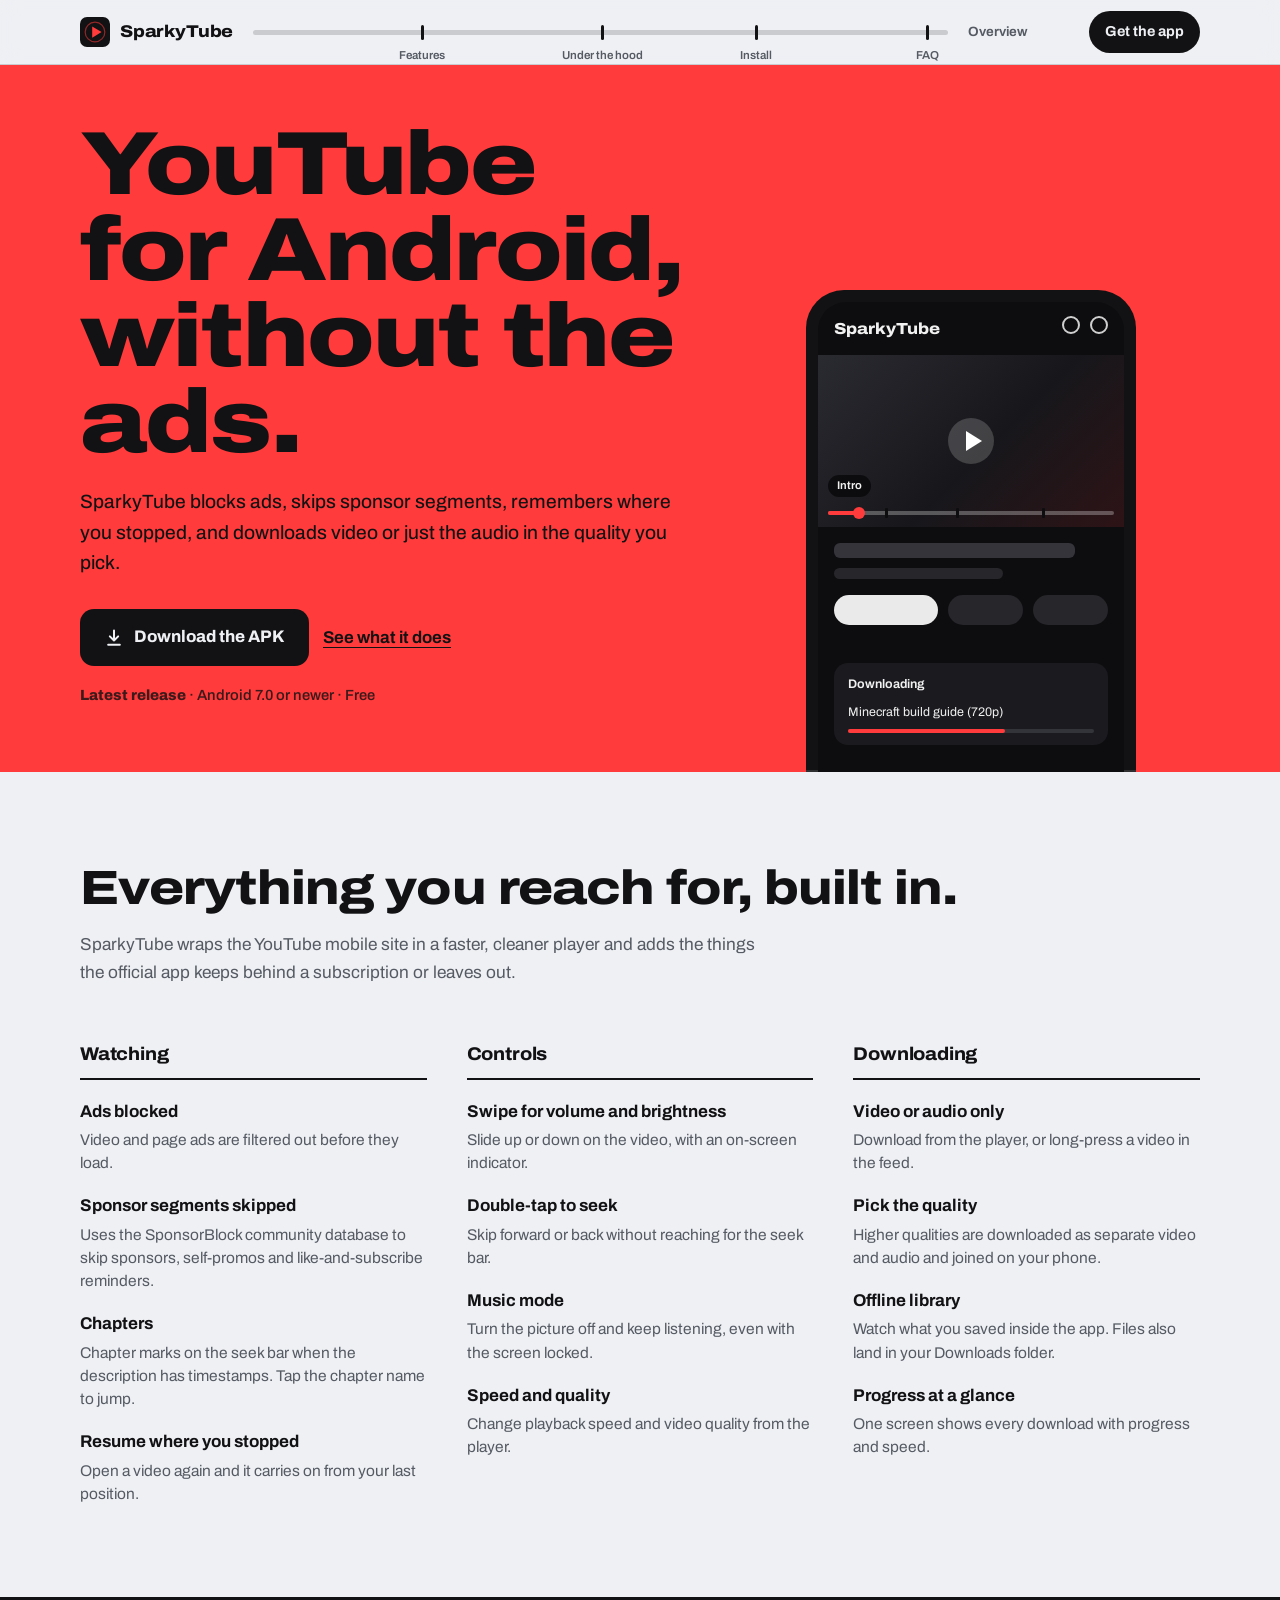
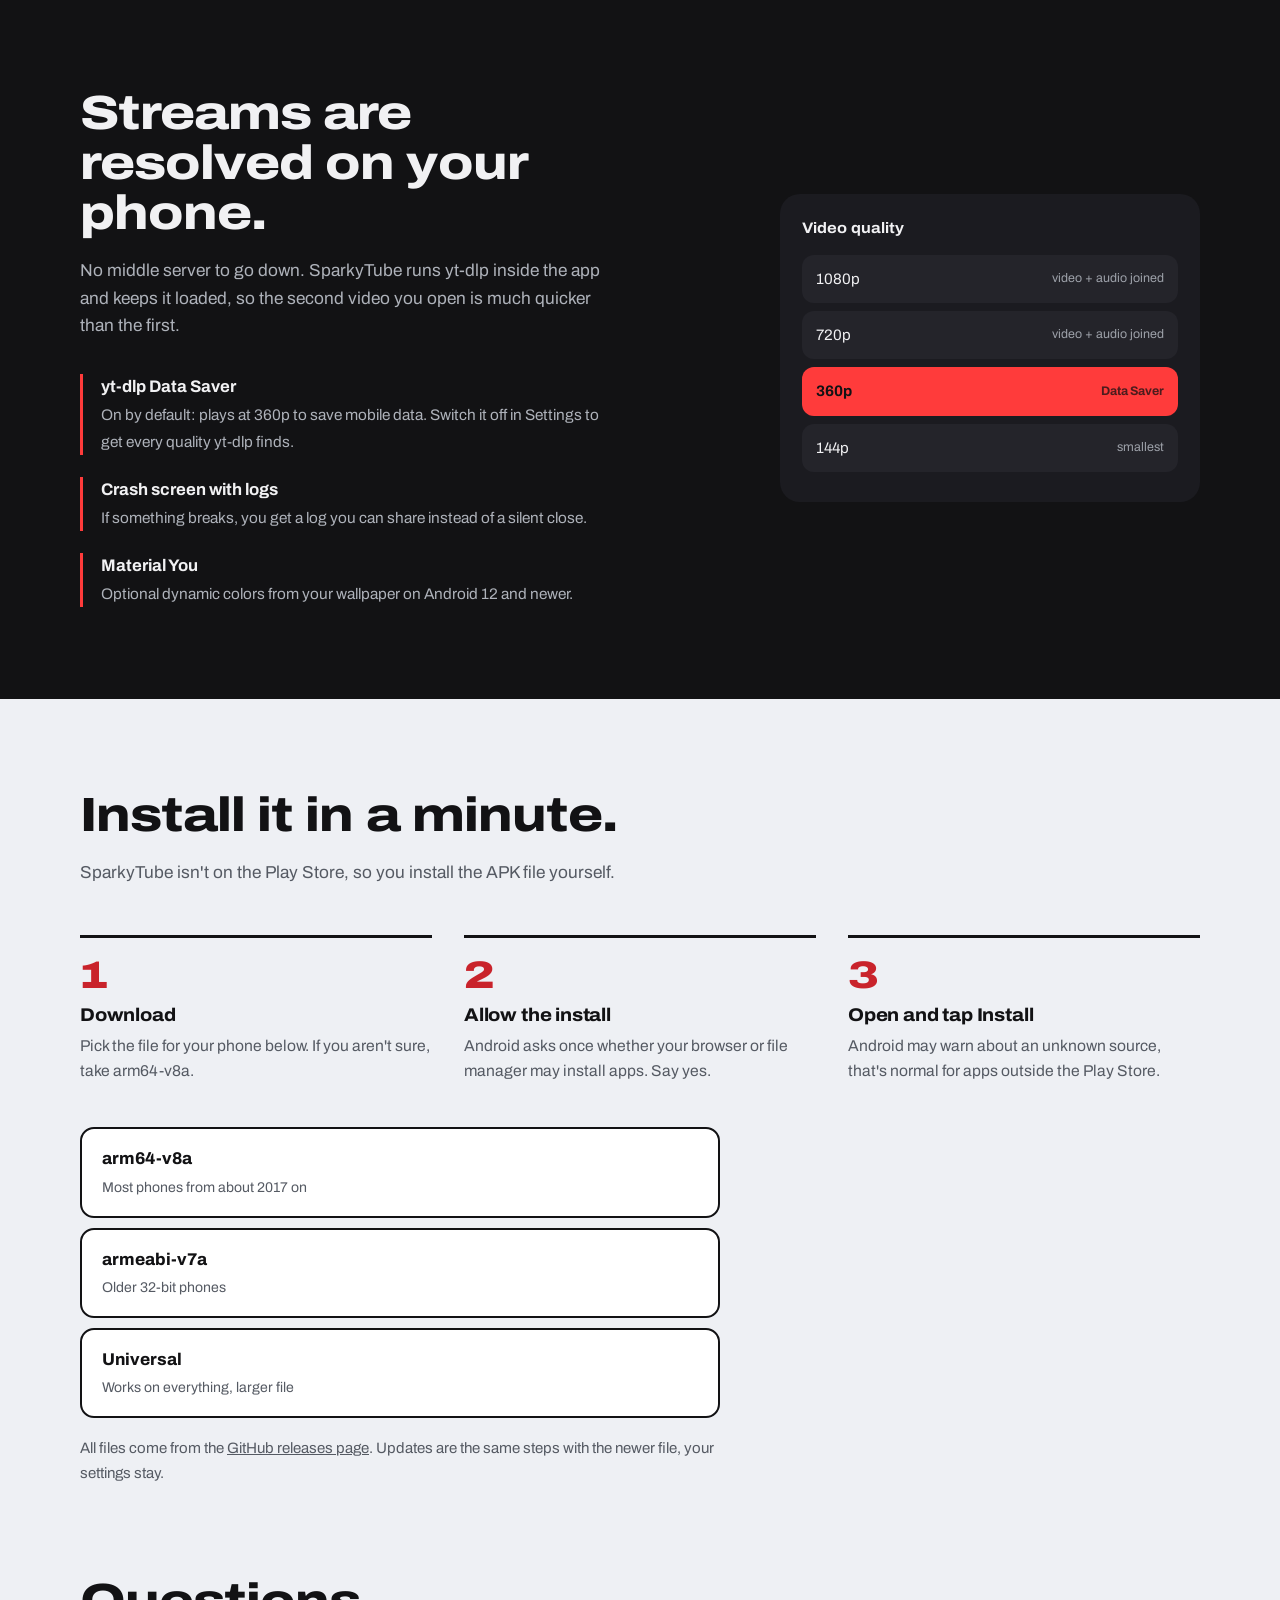
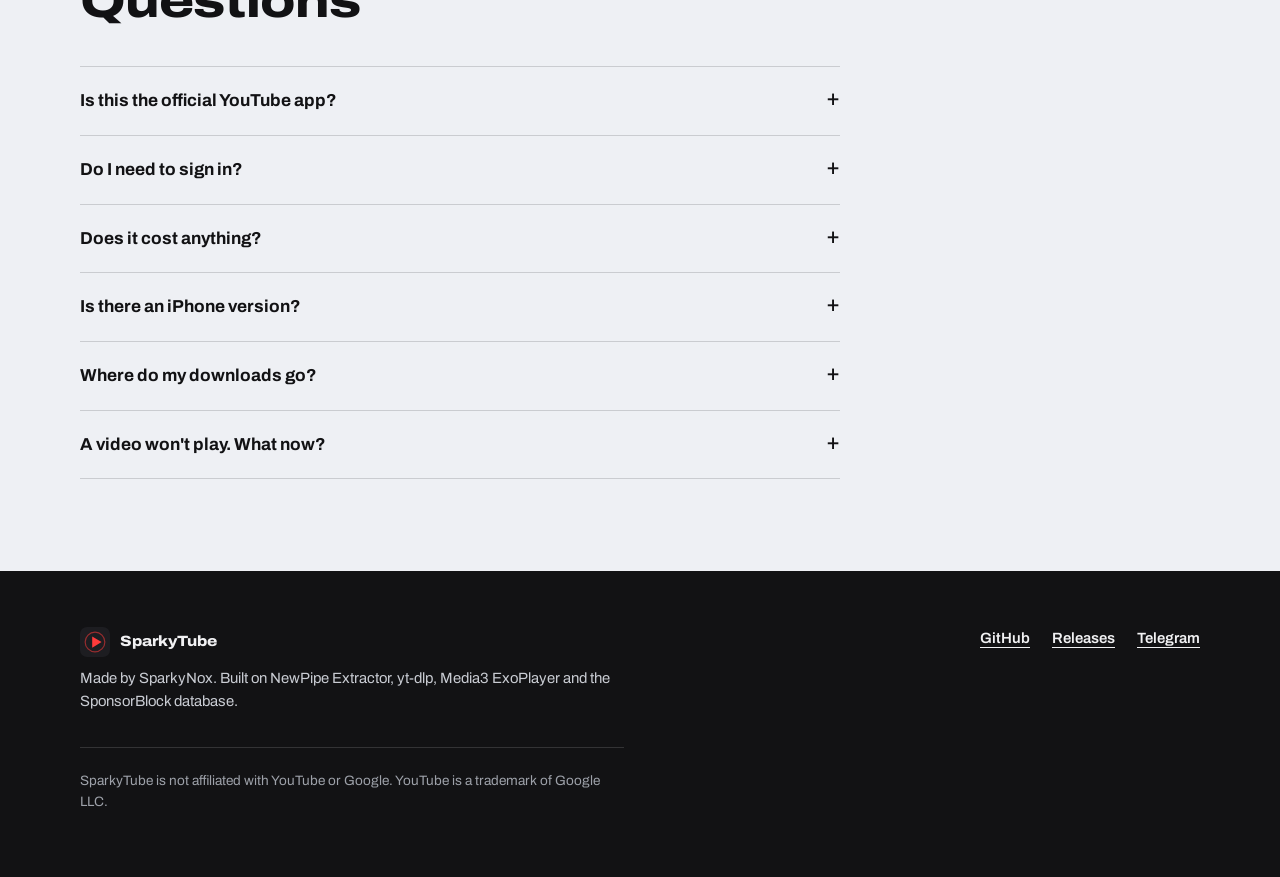
<file: index.html>
<!DOCTYPE html>
<html lang="en">
<head>
<meta charset="utf-8">
<meta name="viewport" content="width=device-width, initial-scale=1">
<title>SparkyTube — YouTube for Android, without the ads</title>
<meta name="description" content="SparkyTube is an Android YouTube client that blocks ads, skips sponsor segments, remembers where you stopped and downloads video or audio in the quality you choose.">
<meta name="theme-color" content="#ff3b3b">
<meta property="og:title" content="SparkyTube — YouTube for Android, without the ads">
<meta property="og:description" content="Blocks ads, skips sponsor segments, resumes where you stopped, downloads video or audio.">
<meta property="og:type" content="website">
<link rel="icon" href="data:image/svg+xml,%3Csvg xmlns='http://www.w3.org/2000/svg' viewBox='0 0 64 64'%3E%3Crect width='64' height='64' rx='15' fill='%23121214'/%3E%3Ccircle cx='32' cy='32' r='21' fill='none' stroke='%23ff3b3b' stroke-width='2.5' opacity='.55'/%3E%3Cpath d='M26 20v24l20-12z' fill='%23ff3b3b'/%3E%3C/svg%3E">
<link rel="preconnect" href="https://fonts.googleapis.com">
<link rel="preconnect" href="https://fonts.gstatic.com" crossorigin>
<link href="https://fonts.googleapis.com/css2?family=Archivo:wdth,wght@62..125,100..900&display=swap" rel="stylesheet">
<style>
:root{
  --red:#ff3b3b;
  --red-deep:#c9232b;
  --ink:#121214;
  --paper:#eef0f4;
  --mute:#555a63;
  --line:rgba(18,18,20,.16);
  --font:"Archivo","Helvetica Neue",Arial,sans-serif;
}
*{box-sizing:border-box}
html{scroll-behavior:smooth;scroll-padding-top:92px}
body{margin:0;font:400 17px/1.6 var(--font);color:var(--ink);background:var(--paper);-webkit-font-smoothing:antialiased}
a{color:inherit}
img,svg{display:block;max-width:100%}
:focus-visible{outline:3px solid currentColor;outline-offset:3px;border-radius:4px}
.skip{position:absolute;left:-999px;top:8px;background:var(--ink);color:var(--paper);padding:8px 14px;z-index:99;border-radius:8px}
.skip:focus{left:8px}
.wrap{width:min(1120px,100% - 40px);margin-inline:auto}

h1,h2,h3{font-stretch:118%;margin:0;letter-spacing:-.02em}
h1{font-weight:850;font-size:clamp(2.7rem,7.4vw,5.6rem);line-height:.96}
h2{font-weight:800;font-size:clamp(1.9rem,4.2vw,3rem);line-height:1.04}
h3{font-weight:750;font-size:1.15rem;font-stretch:108%;letter-spacing:-.01em;line-height:1.25}
p{margin:0}

/* ---------- top bar: the page scrolls like a video, sections are chapters ---------- */
.bar{position:sticky;top:0;z-index:20;background:rgba(238,240,244,.94);backdrop-filter:blur(10px);border-bottom:1px solid var(--line)}
.bar-row{display:flex;align-items:center;gap:20px;min-height:58px}
.brand{display:flex;align-items:center;gap:10px;text-decoration:none;font-weight:800;font-stretch:112%;letter-spacing:-.01em}
.brand svg{width:30px;height:30px}
.scrub{position:relative;flex:1;height:38px;display:flex;align-items:center;min-width:0}
.track{position:absolute;left:0;right:0;height:5px;border-radius:3px;background:rgba(18,18,20,.16)}
.fill{position:absolute;left:0;top:0;bottom:0;width:0;border-radius:3px;background:var(--red)}
.tick{position:absolute;top:50%;width:14px;height:34px;margin-left:-7px;transform:translateY(-50%);display:flex;justify-content:center;align-items:center;text-decoration:none}
.tick::before{content:"";width:3px;height:15px;background:var(--ink);border-radius:2px}
.tick span{position:absolute;left:50%;top:100%;transform:translateX(-50%);font-size:.72rem;font-weight:600;white-space:nowrap;color:var(--mute);display:none}
.where{font-size:.84rem;font-weight:650;min-width:7.5em;color:var(--mute)}
.get{background:var(--ink);color:var(--paper);text-decoration:none;font-weight:700;font-size:.9rem;padding:9px 16px;border-radius:999px;white-space:nowrap}
.get:hover{background:var(--red-deep)}
@media (min-width:900px){ .tick span{display:block} .bar-row{min-height:64px} .scrub{height:46px} .tick{height:44px} .tick span{top:calc(50% + 14px)} }
@media (max-width:620px){ .where{display:none} .bar-row{gap:12px} }

/* ---------- hero ---------- */
.hero{background:var(--red);padding:56px 0 0;overflow:hidden}
.hero-grid{display:grid;grid-template-columns:1.15fr .85fr;gap:40px;align-items:end}
.hero-copy{padding-bottom:64px}
.hero-copy p.lead{font-size:1.2rem;max-width:34em;margin-top:22px;font-weight:450}
.cta-row{display:flex;flex-wrap:wrap;gap:14px;align-items:center;margin-top:30px}
.btn{display:inline-flex;align-items:center;gap:10px;background:var(--ink);color:var(--paper);text-decoration:none;font-weight:750;font-size:1.05rem;padding:15px 24px;border-radius:14px}
.btn:hover{background:#000}
.btn svg{width:20px;height:20px}
.link{font-weight:650;text-underline-offset:4px}
.meta{margin-top:18px;font-size:.92rem;font-weight:550;opacity:.82}
.meta b{font-weight:800}

.phone{width:min(330px,82%);margin:0 auto;background:var(--ink);border-radius:38px 38px 0 0;padding:12px 12px 0;box-shadow:0 -2px 0 rgba(255,255,255,.12) inset}
.screen{background:#0d0d0f;color:#f1f1f1;border-radius:28px 28px 0 0;overflow:hidden;min-height:470px}
.app-top{display:flex;align-items:center;justify-content:space-between;padding:14px 16px;font-weight:800;font-stretch:112%;font-size:1rem}
.app-top i{width:18px;height:18px;border:2px solid #f1f1f1;border-radius:50%;margin-left:10px;display:inline-block;opacity:.85}
.player{position:relative;aspect-ratio:16/9;background:linear-gradient(135deg,#2a2a31,#17171b 55%,#2d1316)}
.play{position:absolute;inset:0;margin:auto;width:46px;height:46px;border-radius:50%;background:rgba(255,255,255,.18)}
.play::after{content:"";position:absolute;left:18px;top:13px;border-left:16px solid #fff;border-top:10px solid transparent;border-bottom:10px solid transparent}
.chip{position:absolute;left:10px;bottom:30px;font-size:.7rem;font-weight:650;background:rgba(0,0,0,.6);padding:2px 9px;border-radius:999px}
.timebar{position:absolute;left:10px;right:10px;bottom:12px;height:4px;background:rgba(255,255,255,.28);border-radius:2px}
.timebar .tk{position:absolute;top:-3px;width:3px;height:10px;background:#0d0d0f;border-radius:1px}
.timebar .pf{position:absolute;left:0;top:0;bottom:0;background:var(--red);border-radius:2px;width:0}
.timebar .hd{position:absolute;top:-4px;width:12px;height:12px;margin-left:-6px;border-radius:50%;background:var(--red)}
.sk{padding:16px}
.sk p{height:11px;border-radius:6px;background:#26262b;margin-bottom:10px}
.sk p:first-child{height:15px;width:88%;background:#34343a}
.sk .row{display:flex;gap:10px;margin:16px 0 18px}
.sk .row span{height:30px;border-radius:15px;background:#26262b;flex:1}
.sk .row span:first-child{background:#eaeaea;flex:1.4}
.dl{margin:4px 16px 0;padding:12px 14px;border-radius:14px;background:#1a1a1f;font-size:.78rem}
.dl b{font-weight:650;display:block;margin-bottom:8px}
.dl .bar2{height:4px;border-radius:2px;background:#33333a;margin-top:6px}
.dl .bar2 i{display:block;height:100%;border-radius:2px;background:var(--red)}

/* ---------- sections ---------- */
section{padding:92px 0}
.intro{max-width:40em;margin-top:18px;color:var(--mute);font-size:1.08rem}
.cols{display:grid;grid-template-columns:repeat(3,1fr);gap:48px 40px;margin-top:56px}
.group h3{padding-bottom:12px;border-bottom:2px solid var(--ink);margin-bottom:6px}
.group dl{margin:0}
.group dt{font-weight:700;margin-top:18px}
.group dd{margin:3px 0 0;color:var(--mute);font-size:.97rem;line-height:1.5}

.dark{background:var(--ink);color:#f1f1f3}
.dark .intro{color:#aeb2ba}
.two{display:grid;grid-template-columns:1fr 1fr;gap:56px;align-items:center}
.facts{margin:34px 0 0;padding:0;list-style:none;display:grid;gap:22px}
.facts li{padding-left:18px;border-left:3px solid var(--red)}
.facts b{display:block;font-weight:700;font-size:1.05rem}
.facts span{color:#aeb2ba;font-size:.96rem}
.picker{background:#1b1b20;border-radius:20px;padding:22px;max-width:420px;justify-self:end;width:100%}
.picker h4{margin:0 0 14px;font-size:.95rem;font-weight:700;font-stretch:108%}
.q{display:flex;align-items:center;justify-content:space-between;padding:12px 14px;border-radius:12px;background:#24242a;margin-bottom:8px;font-size:.95rem}
.q small{color:#9da1a9;font-size:.78rem}
.q.on{background:var(--red);color:var(--ink);font-weight:700}
.q.on small{color:var(--ink);opacity:.75}

.steps{list-style:none;margin:48px 0 0;padding:0;display:grid;grid-template-columns:repeat(3,1fr);gap:32px;counter-reset:s}
.steps li{counter-increment:s;padding-top:18px;border-top:3px solid var(--ink)}
.steps li::before{content:counter(s);display:block;font-weight:850;font-stretch:125%;font-size:2.4rem;line-height:1;margin-bottom:10px;color:var(--red-deep)}
.steps p{color:var(--mute);margin-top:6px;font-size:.98rem}
.apks{margin-top:44px;display:grid;gap:10px;max-width:640px}
.apk{display:flex;align-items:center;justify-content:space-between;gap:16px;padding:16px 20px;border:2px solid var(--ink);border-radius:14px;text-decoration:none;background:#fff}
.apk:hover{background:var(--ink);color:var(--paper)}
.apk:hover small{color:#c4c8cf}
.apk strong{display:block;font-weight:750}
.apk small{color:var(--mute);font-size:.88rem}
.apk .sz{font-weight:650;font-size:.9rem;white-space:nowrap}
.note{margin-top:18px;color:var(--mute);font-size:.94rem;max-width:44em}

details{border-bottom:1px solid var(--line);padding:20px 0}
details:first-of-type{border-top:1px solid var(--line)}
summary{cursor:pointer;font-weight:700;font-size:1.08rem;list-style:none;display:flex;justify-content:space-between;gap:20px}
summary::-webkit-details-marker{display:none}
summary::after{content:"+";font-weight:500;font-size:1.4rem;line-height:1}
details[open] summary::after{content:"–"}
details p{margin-top:10px;color:var(--mute);max-width:46em}
.faq{max-width:760px;margin-top:40px}

footer{background:var(--ink);color:#c9ccd3;padding:56px 0 64px;font-size:.93rem}
.f-grid{display:flex;flex-wrap:wrap;justify-content:space-between;gap:28px}
footer .brand{color:#f1f1f3}
footer p{max-width:40em;line-height:1.55;margin-top:10px}
.f-links{display:flex;gap:22px;flex-wrap:wrap}
.f-links a{text-underline-offset:4px;font-weight:600;color:#f1f1f3}
.legal{margin-top:34px;padding-top:22px;border-top:1px solid rgba(255,255,255,.14);color:#9da1a9;font-size:.85rem}

@media (max-width:900px){
  .hero-grid{grid-template-columns:1fr}
  .hero-copy{padding-bottom:36px}
  .cols,.steps{grid-template-columns:1fr}
  .two{grid-template-columns:1fr}
  .picker{justify-self:start}
  section{padding:68px 0}
}
@media (prefers-reduced-motion:reduce){ html{scroll-behavior:auto} }
</style>
</head>
<body>
<a class="skip" href="#features">Skip to content</a>

<header class="bar">
  <div class="wrap bar-row">
    <a class="brand" href="#top" aria-label="SparkyTube home">
      <svg viewBox="0 0 64 64" aria-hidden="true"><rect width="64" height="64" rx="15" fill="#121214"/><circle cx="32" cy="32" r="21" fill="none" stroke="#ff3b3b" stroke-width="2.5" opacity=".55"/><path d="M26 20v24l20-12z" fill="#ff3b3b"/></svg>
      SparkyTube
    </a>
    <nav class="scrub" aria-label="Page sections">
      <div class="track"><div class="fill" id="fill"></div></div>
      <a class="tick" href="#features" style="left:25%" data-for="features"><span>Features</span></a>
      <a class="tick" href="#under-the-hood" style="left:50%" data-for="under-the-hood"><span>Under the hood</span></a>
      <a class="tick" href="#install" style="left:75%" data-for="install"><span>Install</span></a>
      <a class="tick" href="#faq" style="left:90%" data-for="faq"><span>FAQ</span></a>
    </nav>
    <span class="where" id="where" aria-live="off">Overview</span>
    <a class="get" href="#install">Get the app</a>
  </div>
</header>

<main id="top">
<div class="hero" data-chapter="Overview">
  <div class="wrap hero-grid">
    <div class="hero-copy">
      <h1>YouTube for Android, without the ads.</h1>
      <p class="lead">SparkyTube blocks ads, skips sponsor segments, remembers where you stopped, and downloads video or just the audio in the quality you pick.</p>
      <div class="cta-row">
        <a class="btn" id="mainDownload" href="https://github.com/sparkynox/SparkyTube/releases/latest">
          <svg viewBox="0 0 24 24" fill="none" stroke="currentColor" stroke-width="2.4" stroke-linecap="round" stroke-linejoin="round" aria-hidden="true"><path d="M12 3v12m0 0l-5-5m5 5l5-5M5 20h14"/></svg>
          Download the APK
        </a>
        <a class="link" href="#features">See what it does</a>
      </div>
      <p class="meta"><b id="ver">Latest release</b> · Android 7.0 or newer · Free</p>
    </div>

    <div class="phone" aria-hidden="true">
      <div class="screen">
        <div class="app-top"><span>SparkyTube</span><span><i></i><i></i></span></div>
        <div class="player">
          <div class="play"></div>
          <div class="chip" id="chip">Intro</div>
          <div class="timebar" id="tb">
            <span class="pf" id="pf"></span>
            <span class="tk" style="left:20%"></span>
            <span class="tk" style="left:45%"></span>
            <span class="tk" style="left:75%"></span>
            <span class="hd" id="hd"></span>
          </div>
        </div>
        <div class="sk"><p></p><p style="width:62%"></p><div class="row"><span></span><span></span><span></span></div></div>
        <div class="dl"><b>Downloading</b>Minecraft build guide (720p)<div class="bar2"><i style="width:64%"></i></div></div>
      </div>
    </div>
  </div>
</div>

<section id="features" data-chapter="Features">
  <div class="wrap">
    <h2>Everything you reach for, built in.</h2>
    <p class="intro">SparkyTube wraps the YouTube mobile site in a faster, cleaner player and adds the things the official app keeps behind a subscription or leaves out.</p>

    <div class="cols">
      <div class="group">
        <h3>Watching</h3>
        <dl>
          <dt>Ads blocked</dt><dd>Video and page ads are filtered out before they load.</dd>
          <dt>Sponsor segments skipped</dt><dd>Uses the SponsorBlock community database to skip sponsors, self-promos and like-and-subscribe reminders.</dd>
          <dt>Chapters</dt><dd>Chapter marks on the seek bar when the description has timestamps. Tap the chapter name to jump.</dd>
          <dt>Resume where you stopped</dt><dd>Open a video again and it carries on from your last position.</dd>
        </dl>
      </div>
      <div class="group">
        <h3>Controls</h3>
        <dl>
          <dt>Swipe for volume and brightness</dt><dd>Slide up or down on the video, with an on-screen indicator.</dd>
          <dt>Double-tap to seek</dt><dd>Skip forward or back without reaching for the seek bar.</dd>
          <dt>Music mode</dt><dd>Turn the picture off and keep listening, even with the screen locked.</dd>
          <dt>Speed and quality</dt><dd>Change playback speed and video quality from the player.</dd>
        </dl>
      </div>
      <div class="group">
        <h3>Downloading</h3>
        <dl>
          <dt>Video or audio only</dt><dd>Download from the player, or long-press a video in the feed.</dd>
          <dt>Pick the quality</dt><dd>Higher qualities are downloaded as separate video and audio and joined on your phone.</dd>
          <dt>Offline library</dt><dd>Watch what you saved inside the app. Files also land in your Downloads folder.</dd>
          <dt>Progress at a glance</dt><dd>One screen shows every download with progress and speed.</dd>
        </dl>
      </div>
    </div>
  </div>
</section>

<section id="under-the-hood" class="dark" data-chapter="Under the hood">
  <div class="wrap two">
    <div>
      <h2>Streams are resolved on your phone.</h2>
      <p class="intro">No middle server to go down. SparkyTube runs yt-dlp inside the app and keeps it loaded, so the second video you open is much quicker than the first.</p>
      <ul class="facts">
        <li><b>yt-dlp Data Saver</b><span>On by default: plays at 360p to save mobile data. Switch it off in Settings to get every quality yt-dlp finds.</span></li>
        <li><b>Crash screen with logs</b><span>If something breaks, you get a log you can share instead of a silent close.</span></li>
        <li><b>Material You</b><span>Optional dynamic colors from your wallpaper on Android 12 and newer.</span></li>
      </ul>
    </div>
    <div class="picker" aria-hidden="true">
      <h4>Video quality</h4>
      <div class="q">1080p <small>video + audio joined</small></div>
      <div class="q">720p <small>video + audio joined</small></div>
      <div class="q on">360p <small>Data Saver</small></div>
      <div class="q">144p <small>smallest</small></div>
    </div>
  </div>
</section>

<section id="install" data-chapter="Install">
  <div class="wrap">
    <h2>Install it in a minute.</h2>
    <p class="intro">SparkyTube isn't on the Play Store, so you install the APK file yourself.</p>
    <ol class="steps">
      <li><h3>Download</h3><p>Pick the file for your phone below. If you aren't sure, take arm64-v8a.</p></li>
      <li><h3>Allow the install</h3><p>Android asks once whether your browser or file manager may install apps. Say yes.</p></li>
      <li><h3>Open and tap Install</h3><p>Android may warn about an unknown source, that's normal for apps outside the Play Store.</p></li>
    </ol>

    <div class="apks" id="apks">
      <a class="apk" data-abi="arm64" href="https://github.com/sparkynox/SparkyTube/releases/latest"><span><strong>arm64-v8a</strong><small>Most phones from about 2017 on</small></span><span class="sz"></span></a>
      <a class="apk" data-abi="armeabi" href="https://github.com/sparkynox/SparkyTube/releases/latest"><span><strong>armeabi-v7a</strong><small>Older 32-bit phones</small></span><span class="sz"></span></a>
      <a class="apk" data-abi="universal" href="https://github.com/sparkynox/SparkyTube/releases/latest"><span><strong>Universal</strong><small>Works on everything, larger file</small></span><span class="sz"></span></a>
    </div>
    <p class="note">All files come from the <a href="https://github.com/sparkynox/SparkyTube/releases">GitHub releases page</a>. Updates are the same steps with the newer file, your settings stay.</p>
  </div>
</section>

<section id="faq" data-chapter="FAQ" style="padding-top:0">
  <div class="wrap">
    <h2>Questions</h2>
    <div class="faq">
      <details><summary>Is this the official YouTube app?</summary><p>No. SparkyTube is an independent project and isn't affiliated with or endorsed by YouTube or Google.</p></details>
      <details><summary>Do I need to sign in?</summary><p>No. You can watch without an account. Sign in inside the app if you want your own subscriptions and recommendations.</p></details>
      <details><summary>Does it cost anything?</summary><p>No, it's free.</p></details>
      <details><summary>Is there an iPhone version?</summary><p>No. SparkyTube is built for Android only.</p></details>
      <details><summary>Where do my downloads go?</summary><p>Into your phone's Downloads folder, and they also show up in the app's Offline Library.</p></details>
      <details><summary>A video won't play. What now?</summary><p>Open Settings, then Logs, and share the log with the developer on Telegram. It shows exactly which step failed.</p></details>
    </div>
  </div>
</section>
</main>

<footer>
  <div class="wrap">
    <div class="f-grid">
      <div>
        <a class="brand" href="#top">
          <svg viewBox="0 0 64 64" aria-hidden="true" style="width:30px;height:30px"><rect width="64" height="64" rx="15" fill="#1d1d21"/><circle cx="32" cy="32" r="21" fill="none" stroke="#ff3b3b" stroke-width="2.5" opacity=".55"/><path d="M26 20v24l20-12z" fill="#ff3b3b"/></svg>
          SparkyTube
        </a>
        <p>Made by SparkyNox. Built on NewPipe Extractor, yt-dlp, Media3 ExoPlayer and the SponsorBlock database.</p>
      </div>
      <div class="f-links">
        <a href="https://github.com/sparkynox/SparkyTube">GitHub</a>
        <a href="https://github.com/sparkynox/SparkyTube/releases">Releases</a>
        <a href="https://t.me/SparkyNox">Telegram</a>
      </div>
    </div>
    <p class="legal">SparkyTube is not affiliated with YouTube or Google. YouTube is a trademark of Google LLC.</p>
  </div>
</footer>

<script>
(function () {
  var REPO = "sparkynox/SparkyTube";

  // ---- top bar behaves like a seek bar: fill = scroll progress, ticks = sections
  var fill = document.getElementById("fill");
  var where = document.getElementById("where");
  var ticks = [].slice.call(document.querySelectorAll(".tick"));
  var chapters = [].slice.call(document.querySelectorAll("[data-chapter]"));

  function maxScroll() {
    return Math.max(1, document.documentElement.scrollHeight - window.innerHeight);
  }
  function placeTicks() {
    var max = maxScroll();
    ticks.forEach(function (t) {
      var sec = document.getElementById(t.getAttribute("data-for"));
      if (sec) t.style.left = Math.min(97, (sec.offsetTop / max) * 100) + "%";
    });
  }
  function onScroll() {
    var y = window.scrollY;
    fill.style.width = Math.min(100, (y / maxScroll()) * 100) + "%";
    var probe = y + window.innerHeight * 0.35;
    var current = chapters[0];
    chapters.forEach(function (c) { if (c.offsetTop <= probe) current = c; });
    where.textContent = current.getAttribute("data-chapter");
  }
  window.addEventListener("scroll", onScroll, { passive: true });
  window.addEventListener("resize", function () { placeTicks(); onScroll(); });
  window.addEventListener("load", function () { placeTicks(); onScroll(); });
  placeTicks(); onScroll();

  // ---- hero phone: playhead loops, chapter chip follows it
  var pf = document.getElementById("pf");
  var hd = document.getElementById("hd");
  var chip = document.getElementById("chip");
  var marks = [[0, "Intro"], [0.2, "Setup"], [0.45, "Build"], [0.75, "Outro"]];
  function setPlayhead(p) {
    pf.style.width = p * 100 + "%";
    hd.style.left = p * 100 + "%";
    var name = marks[0][1];
    marks.forEach(function (m) { if (p >= m[0]) name = m[1]; });
    if (chip.textContent !== name) chip.textContent = name;
  }
  var reduce = window.matchMedia && window.matchMedia("(prefers-reduced-motion: reduce)").matches;
  if (reduce) {
    setPlayhead(0.5);
  } else {
    var LOOP = 16000;
    (function frame(now) {
      setPlayhead((now % LOOP) / LOOP);
      requestAnimationFrame(frame);
    })(performance.now());
  }

  // ---- pull the latest release so version and file links never go stale
  function mb(bytes) { return (bytes / 1048576).toFixed(0) + " MB"; }
  fetch("https://api.github.com/repos/" + REPO + "/releases/latest")
    .then(function (r) { return r.ok ? r.json() : Promise.reject(); })
    .then(function (rel) {
      if (rel.tag_name) document.getElementById("ver").textContent = "Version " + rel.tag_name.replace(/^v/i, "");
      var assets = (rel.assets || []).filter(function (a) { return /\.apk$/i.test(a.name); });
      function find(re) { return assets.filter(function (a) { return re.test(a.name); })[0]; }
      var found = { arm64: find(/arm64/i), armeabi: find(/armeabi|v7a/i), universal: find(/universal/i) };
      [].slice.call(document.querySelectorAll(".apk")).forEach(function (el) {
        var a = found[el.getAttribute("data-abi")];
        if (a) {
          el.href = a.browser_download_url;
          el.querySelector(".sz").textContent = mb(a.size);
        }
      });
      if (found.arm64) document.getElementById("mainDownload").href = found.arm64.browser_download_url;
    })
    .catch(function () { /* offline or repo not public: the plain release links stay */ });
})();
</script>
</body>
</html>
</file>
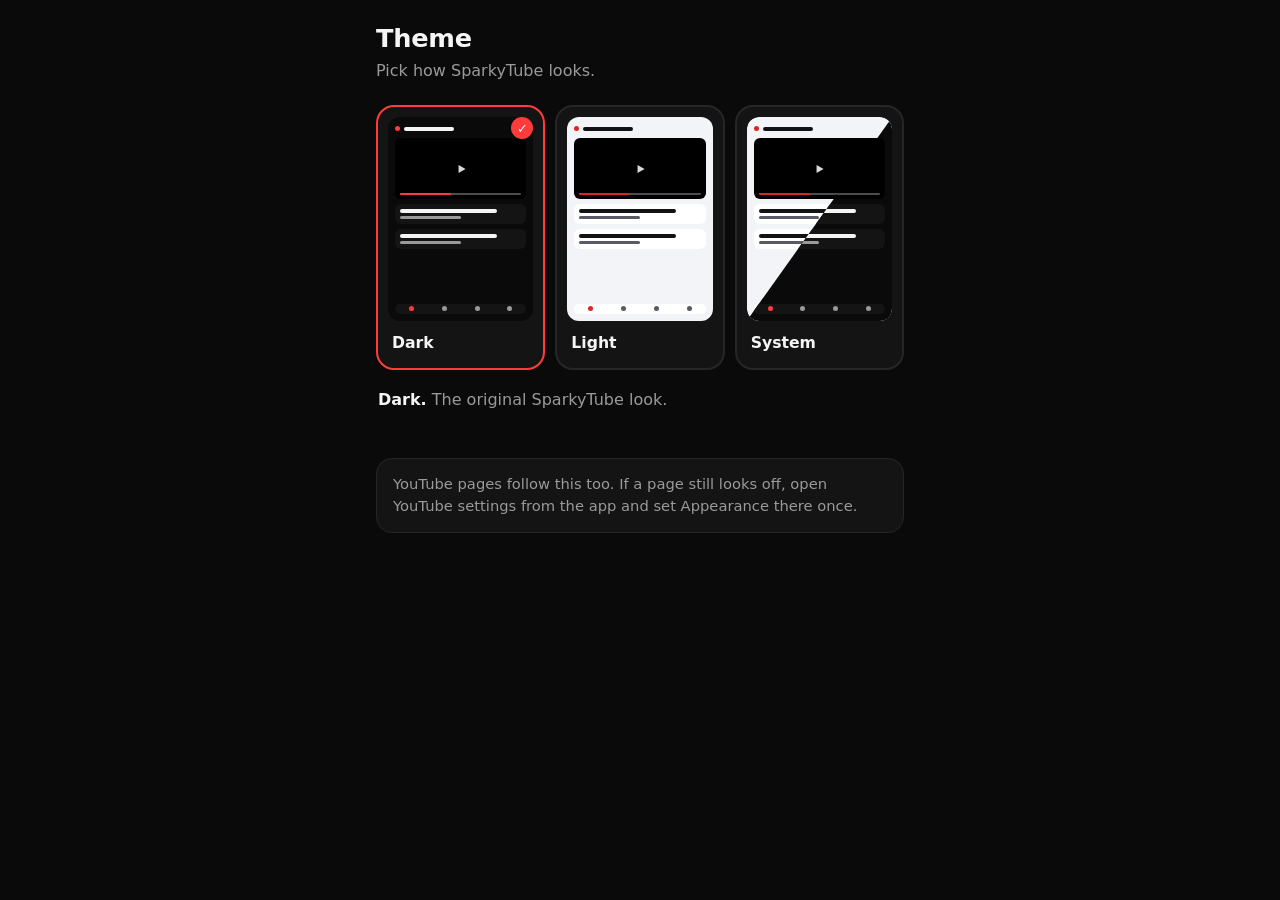
<file: app/src/main/assets/appearance.html>
<!DOCTYPE html>
<html lang="en">
<head>
<meta charset="utf-8">
<meta name="viewport" content="width=device-width, initial-scale=1, user-scalable=no">
<title>Appearance</title>
<style>
:root{
  --font:system-ui,"Roboto","Helvetica Neue",Arial,sans-serif;
}
body[data-theme="dark"]{
  --bg:#0A0A0A;--surface:#141414;--raised:#1C1C1C;--text:#F5F5F5;--text2:#9A9A9A;--line:#262626;--accent:#FF3B3B;--on:#F5F5F5;
}
body[data-theme="light"]{
  --bg:#F2F4F7;--surface:#FFFFFF;--raised:#E8EBF0;--text:#121214;--text2:#565B65;--line:#D6DAE1;--accent:#D92626;--on:#FFFFFF;
}
*{box-sizing:border-box;-webkit-tap-highlight-color:transparent}
html,body{margin:0;background:var(--bg);color:var(--text);font:400 16px/1.5 var(--font)}
main{padding:20px 16px 40px;max-width:560px;margin:0 auto}
h1{font-size:1.6rem;line-height:1.15;margin:4px 0 6px;font-weight:700;letter-spacing:-.01em}
.sub{margin:0 0 22px;color:var(--text2)}

.grid{display:grid;grid-template-columns:repeat(3,1fr);gap:10px}
.opt{all:unset;box-sizing:border-box;cursor:pointer;display:flex;flex-direction:column;gap:10px;padding:10px 10px 14px;border-radius:18px;background:var(--surface);border:2px solid var(--line);transition:border-color .16s,transform .16s;position:relative;touch-action:manipulation}
.opt:active{transform:scale(.97)}
.opt:focus-visible{outline:3px solid var(--accent);outline-offset:2px}
.opt[aria-checked="true"]{border-color:var(--accent)}
.opt .name{font-weight:650;font-size:.98rem;padding:0 4px}
.opt .tick{position:absolute;right:10px;top:10px;width:22px;height:22px;border-radius:50%;background:var(--accent);color:var(--on);display:none;align-items:center;justify-content:center;font-size:.8rem;font-weight:800;z-index:3}
.opt[aria-checked="true"] .tick{display:flex}

/* tiny preview of the app */
.mini{--b:#0A0A0A;--s:#141414;--t:#F5F5F5;--t2:#9A9A9A;--a:#FF3B3B;position:relative;aspect-ratio:3/4.2;border-radius:12px;background:var(--b);overflow:hidden;padding:7px;display:flex;flex-direction:column;gap:5px}
.mini.light{--b:#F2F4F7;--s:#FFFFFF;--t:#121214;--t2:#565B65;--a:#D92626}
.mini .top{display:flex;align-items:center;gap:4px;height:9px}
.mini .top i{width:5px;height:5px;border-radius:50%;background:var(--a)}
.mini .top b{display:block;height:4px;width:38%;border-radius:2px;background:var(--t)}
.mini .vid{height:32%;border-radius:6px;background:#000;position:relative}
.mini .vid::after{content:"";position:absolute;left:50%;top:50%;transform:translate(-35%,-50%);border-left:7px solid #fff;border-top:4px solid transparent;border-bottom:4px solid transparent;opacity:.85}
.mini .vid u{position:absolute;left:5px;right:5px;bottom:4px;height:2px;border-radius:1px;background:rgba(255,255,255,.3)}
.mini .vid u::after{content:"";display:block;width:42%;height:100%;border-radius:1px;background:var(--a)}
.mini .card{border-radius:6px;background:var(--s);padding:5px;display:flex;flex-direction:column;gap:3px}
.mini .card b{height:4px;border-radius:2px;background:var(--t);width:80%}
.mini .card s{height:3px;border-radius:2px;background:var(--t2);width:50%;text-decoration:none}
.mini .nav{margin-top:auto;height:10px;border-radius:5px;background:var(--s);display:flex;justify-content:space-around;align-items:center}
.mini .nav i{width:5px;height:5px;border-radius:50%;background:var(--t2)}
.mini .nav i:first-child{background:var(--a)}
/* system = diagonal split, light on one side and dark on the other */
.split{position:relative;aspect-ratio:3/4.2;border-radius:12px;overflow:hidden}
.split .mini{position:absolute;inset:0;aspect-ratio:auto}
.split .mini.dark{clip-path:polygon(100% 0,100% 100%,0 100%)}

.desc{margin:18px 2px 0;min-height:3em;color:var(--text2)}
.desc b{color:var(--text);font-weight:650}
.hint{margin-top:22px;padding:14px 16px;border-radius:16px;background:var(--surface);border:1px solid var(--line);color:var(--text2);font-size:.92rem}
@media (prefers-reduced-motion:reduce){.opt{transition:none}}
</style>
</head>
<body data-theme="dark">
<main>
  <h1>Theme</h1>
  <p class="sub">Pick how SparkyTube looks.</p>

  <div class="grid" role="radiogroup" aria-label="Theme">
    <button class="opt" role="radio" aria-checked="false" data-mode="dark">
      <span class="tick" aria-hidden="true">✓</span>
      <div class="mini dark" aria-hidden="true"><div class="top"><i></i><b></b></div><div class="vid"><u></u></div><div class="card"><b></b><s></s></div><div class="card"><b></b><s></s></div><div class="nav"><i></i><i></i><i></i><i></i></div></div>
      <span class="name">Dark</span>
    </button>
    <button class="opt" role="radio" aria-checked="false" data-mode="light">
      <span class="tick" aria-hidden="true">✓</span>
      <div class="mini light" aria-hidden="true"><div class="top"><i></i><b></b></div><div class="vid"><u></u></div><div class="card"><b></b><s></s></div><div class="card"><b></b><s></s></div><div class="nav"><i></i><i></i><i></i><i></i></div></div>
      <span class="name">Light</span>
    </button>
    <button class="opt" role="radio" aria-checked="false" data-mode="system">
      <span class="tick" aria-hidden="true">✓</span>
      <div class="split" aria-hidden="true">
        <div class="mini light"><div class="top"><i></i><b></b></div><div class="vid"><u></u></div><div class="card"><b></b><s></s></div><div class="card"><b></b><s></s></div><div class="nav"><i></i><i></i><i></i><i></i></div></div>
        <div class="mini dark"><div class="top"><i></i><b></b></div><div class="vid"><u></u></div><div class="card"><b></b><s></s></div><div class="card"><b></b><s></s></div><div class="nav"><i></i><i></i><i></i><i></i></div></div>
      </div>
      <span class="name">System</span>
    </button>
  </div>

  <p class="desc" id="desc" aria-live="polite"></p>
  <div class="hint">YouTube pages follow this too. If a page still looks off, open YouTube settings from the app and set Appearance there once.</div>
</main>

<script>
(function () {
  // inside the app SparkyTheme is the Android bridge. In a normal browser (for
  // previewing the page) a tiny stand-in keeps the choice in localStorage.
  var bridge = window.SparkyTheme || {
    getMode: function () { return localStorage.getItem("st-mode") || "dark"; },
    isNight: function () {
      var m = this.getMode();
      return m === "dark" || (m === "system" && matchMedia("(prefers-color-scheme: dark)").matches);
    },
    setMode: function (m) { localStorage.setItem("st-mode", m); }
  };

  var texts = {
    dark: "<b>Dark.</b> The original SparkyTube look.",
    light: "<b>Light.</b> Bright surfaces and a slightly deeper red so small text stays readable.",
    system: "<b>System.</b> Switches by itself when your phone changes between light and dark."
  };
  var opts = [].slice.call(document.querySelectorAll(".opt"));
  var desc = document.getElementById("desc");

  function paint(mode) {
    opts.forEach(function (o) { o.setAttribute("aria-checked", o.getAttribute("data-mode") === mode ? "true" : "false"); });
    desc.innerHTML = texts[mode];
  }
  function pageTheme(mode) {
    var night = mode === "dark" ? true : mode === "light" ? false : bridge.isNight();
    document.body.setAttribute("data-theme", night ? "dark" : "light");
  }

  var current = bridge.getMode();
  document.body.setAttribute("data-theme", bridge.isNight() ? "dark" : "light");
  paint(current);

  opts.forEach(function (o) {
    o.addEventListener("click", function () {
      var mode = o.getAttribute("data-mode");
      if (mode === current) return;
      current = mode;
      paint(mode);
      pageTheme(mode);
      // the app flips its night mode and recreates this screen, the page
      // reloads into the new theme
      bridge.setMode(mode);
    });
  });
})();
</script>
</body>
</html>
</file>
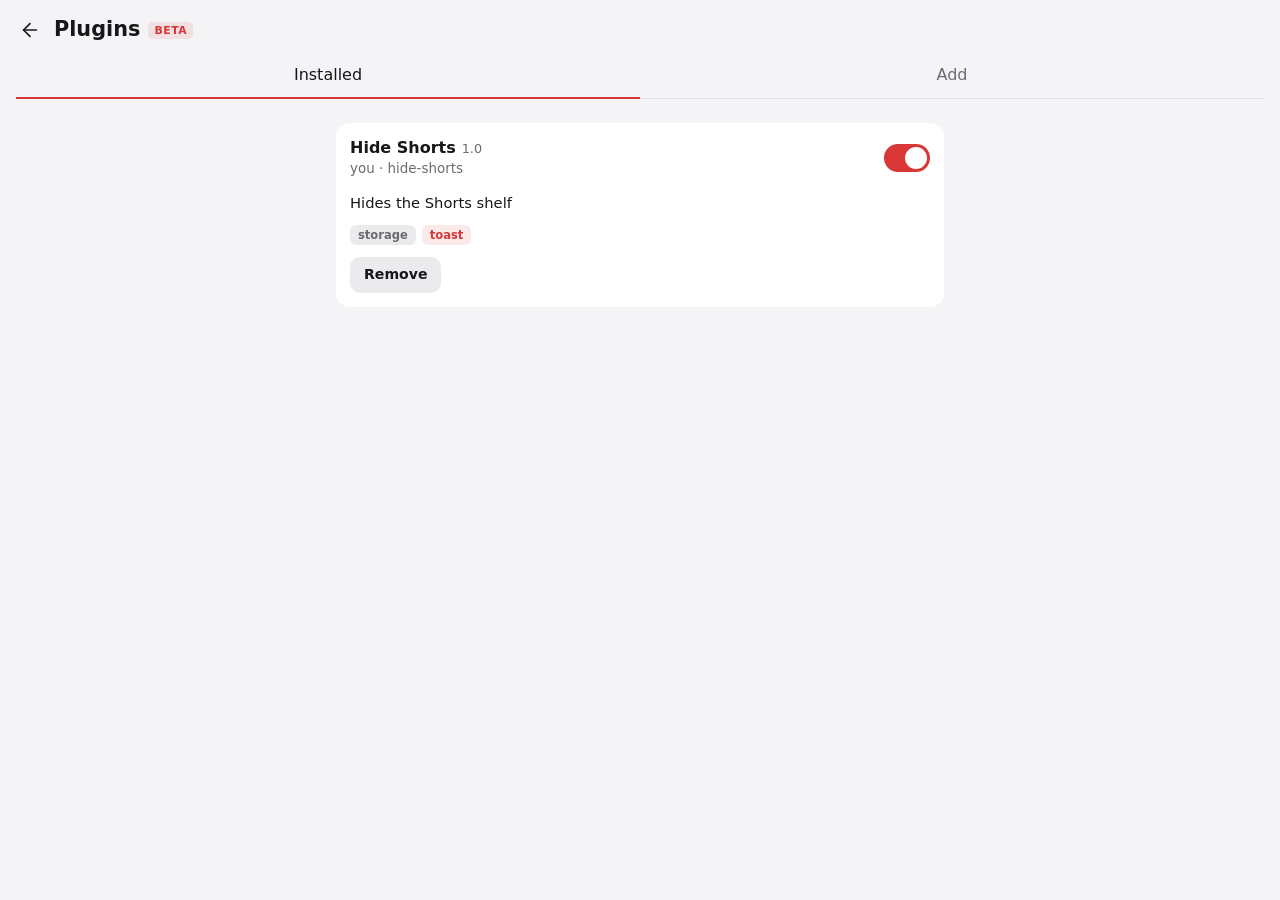
<file: app/src/main/assets/plugins.html>
<!DOCTYPE html>
<html lang="en">
<head>
<meta charset="utf-8">
<meta name="viewport" content="width=device-width, initial-scale=1, user-scalable=no">
<title>Plugins</title>
<link rel="stylesheet" href="sparky_ui.css">
<style>
.name{font-weight:600}.ver{color:var(--mute);font-size:.8rem;margin-left:6px}
.head{display:flex;align-items:center;gap:12px;padding:14px 14px 4px}
.head .txt{flex:1;min-width:0}
.head .s{color:var(--mute);font-size:.84rem}
.body{padding:6px 14px 14px}
.desc{font-size:.92rem;margin:4px 0 10px}
.card-t{font-weight:600}
</style>
</head>
<body data-theme="dark">
<div class="appbar" id="bar">
  <div class="line">
    <button class="back" id="back" aria-label="Back"><svg class="ico" viewBox="0 0 24 24"><line x1="19" y1="12" x2="5" y2="12"/><polyline points="12 19 5 12 12 5"/></svg></button>
    <h1>Plugins<span class="beta">Beta</span></h1>
  </div>
  <div class="tabs">
    <button class="tab on" id="tabList">Installed</button>
    <button class="tab" id="tabAdd">Add</button>
  </div>
</div>
<main>
  <div id="banner"></div>
  <div id="vList"></div>
  <div id="vAdd" class="hide">
    <div class="group"><div class="pad">
      <div class="card-t">Paste code</div>
      <div class="note" style="margin:2px 0 10px">A plugin file that starts with the <b>// ==SparkyPlugin==</b> header.</div>
      <textarea class="field" id="code" spellcheck="false" placeholder="// ==SparkyPlugin==&#10;// @id my-plugin&#10;// @name My plugin&#10;// ==/SparkyPlugin==&#10;sparky.toast('hi');"></textarea>
      <button class="btn" id="goCode">Install</button>
    </div></div>
    <div class="group"><div class="pad">
      <div class="card-t">From a link</div>
      <div class="note" style="margin:2px 0 10px">https link to a .js plugin or a .zip bundle.</div>
      <input class="field" type="text" id="url" placeholder="https://..." autocapitalize="off" autocomplete="off">
      <button class="btn" id="goUrl">Install from link</button>
    </div></div>
    <div class="group"><div class="pad">
      <div class="card-t">From a file</div>
      <div class="note" style="margin:2px 0 0">Pick a .js or .zip plugin from your phone.</div>
      <button class="btn plain" id="goFile">Choose file</button>
    </div></div>
    <p class="note" style="padding:0 4px">Plugins are in beta and run inside the YouTube page. Only install ones you trust, the chips on a plugin show what it may do.</p>
  </div>
</main>

<script>
(function () {
  var bridge = window.SparkyPluginsUi || {
    isNight: function () { return matchMedia("(prefers-color-scheme: dark)").matches; },
    state: function () { return JSON.stringify({ plugins: [{ id: "hide-shorts", name: "Hide Shorts", version: "1.0", author: "you", description: "Hides the Shorts shelf", permissions: ["toast"], enabled: true }], busy: false, message: "", ok: true, seq: 0 }); },
    setEnabled: function () {}, remove: function () {}, installCode: function () {}, installUrl: function () {}, pickFile: function () {}, openUrl: function () {}, close: function () {}
  };
  document.body.setAttribute("data-theme", bridge.isNight() ? "dark" : "light");

  var tab = "list", S = null, last = "", shownSeq = 0, hideBannerAt = 0, hint = "", hintUntil = 0;
  var vList = document.getElementById("vList"), vAdd = document.getElementById("vAdd"), banner = document.getElementById("banner");
  var tabL = document.getElementById("tabList"), tabA = document.getElementById("tabAdd");

  function esc(s) { var d = document.createElement("div"); d.textContent = s == null ? "" : String(s); return d.innerHTML; }

  function drawList() {
    var p = S.plugins || [];
    if (!p.length) return '<div class="empty">No plugins yet.<br>Tap <b>Add</b> to install one.</div>';
    return p.map(function (x) {
      var chips = '<span class="chip">storage</span>' + (x.permissions || []).map(function (q) { return '<span class="chip hot">' + esc(q) + '</span>'; }).join("");
      return '<div class="group"><div class="head"><div class="txt"><span class="name">' + esc(x.name) + '</span><span class="ver">' + esc(x.version) + '</span>' +
        '<div class="s">' + esc(x.author || "unknown author") + ' · ' + esc(x.id) + '</div></div>' +
        '<span class="switch' + (x.enabled ? ' on' : '') + '" data-toggle="' + esc(x.id) + '" role="switch"></span></div>' +
        '<div class="body">' + (x.description ? '<div class="desc">' + esc(x.description) + '</div>' : '') + chips +
        '<div><button class="btn plain small" style="margin-top:8px" data-remove="' + esc(x.id) + '">Remove</button></div></div></div>';
    }).join("");
  }

  function render() {
    tabL.className = "tab" + (tab === "list" ? " on" : "");
    tabA.className = "tab" + (tab === "add" ? " on" : "");
    vList.className = tab === "list" ? "" : "hide";
    vAdd.className = tab === "add" ? "" : "hide";

    var b = "";
    if (S.busy) b = '<div class="banner ok">Installing…</div>';
    else if (S.message && Date.now() < hideBannerAt) b = '<div class="banner ' + (S.ok ? 'ok' : 'bad') + '">' + esc(S.message) + '</div>';
    else if (hint && Date.now() < hintUntil) b = '<div class="banner ok">' + esc(hint) + '</div>';
    banner.innerHTML = b;
    ["goCode", "goUrl", "goFile"].forEach(function (id) { document.getElementById(id).disabled = !!S.busy; });

    var h = drawList();
    if (h !== last) { last = h; vList.innerHTML = h; }
  }

  function poll() {
    try { S = JSON.parse(bridge.state()); } catch (e) { return; }
    if (S.seq !== shownSeq && S.message) {
      shownSeq = S.seq;
      hideBannerAt = Date.now() + 6000;
      if (S.ok) { tab = "list"; document.getElementById("code").value = ""; document.getElementById("url").value = ""; }
    }
    render();
  }

  tabL.onclick = function () { tab = "list"; render(); };
  tabA.onclick = function () { tab = "add"; render(); };
  document.getElementById("back").onclick = function () { bridge.close(); };
  document.getElementById("goCode").onclick = function () {
    var c = document.getElementById("code").value;
    if (c.trim()) bridge.installCode(c);
    setTimeout(poll, 100);
  };
  document.getElementById("goUrl").onclick = function () {
    var u = document.getElementById("url").value;
    if (u.trim()) bridge.installUrl(u);
    setTimeout(poll, 100);
  };
  document.getElementById("goFile").onclick = function () { bridge.pickFile(); };

  document.addEventListener("click", function (e) {
    var t = e.target.closest("[data-toggle]");
    if (t) {
      var id = t.getAttribute("data-toggle"), on = !t.classList.contains("on");
      bridge.setEnabled(id, on);
      t.classList.toggle("on", on);
      hint = "Applies the next time the page loads"; hintUntil = Date.now() + 4000;
      setTimeout(poll, 150);
      return;
    }
    var r = e.target.closest("[data-remove]");
    if (r && confirm("Remove this plugin and its saved data?")) {
      bridge.remove(r.getAttribute("data-remove"));
      setTimeout(poll, 100);
    }
  });

  window.addEventListener("scroll", function () { document.getElementById("bar").classList.toggle("scrolled", window.scrollY > 4); }, { passive: true });
  poll();
  setInterval(poll, 800);
})();
</script>
</body>
</html>
</file>
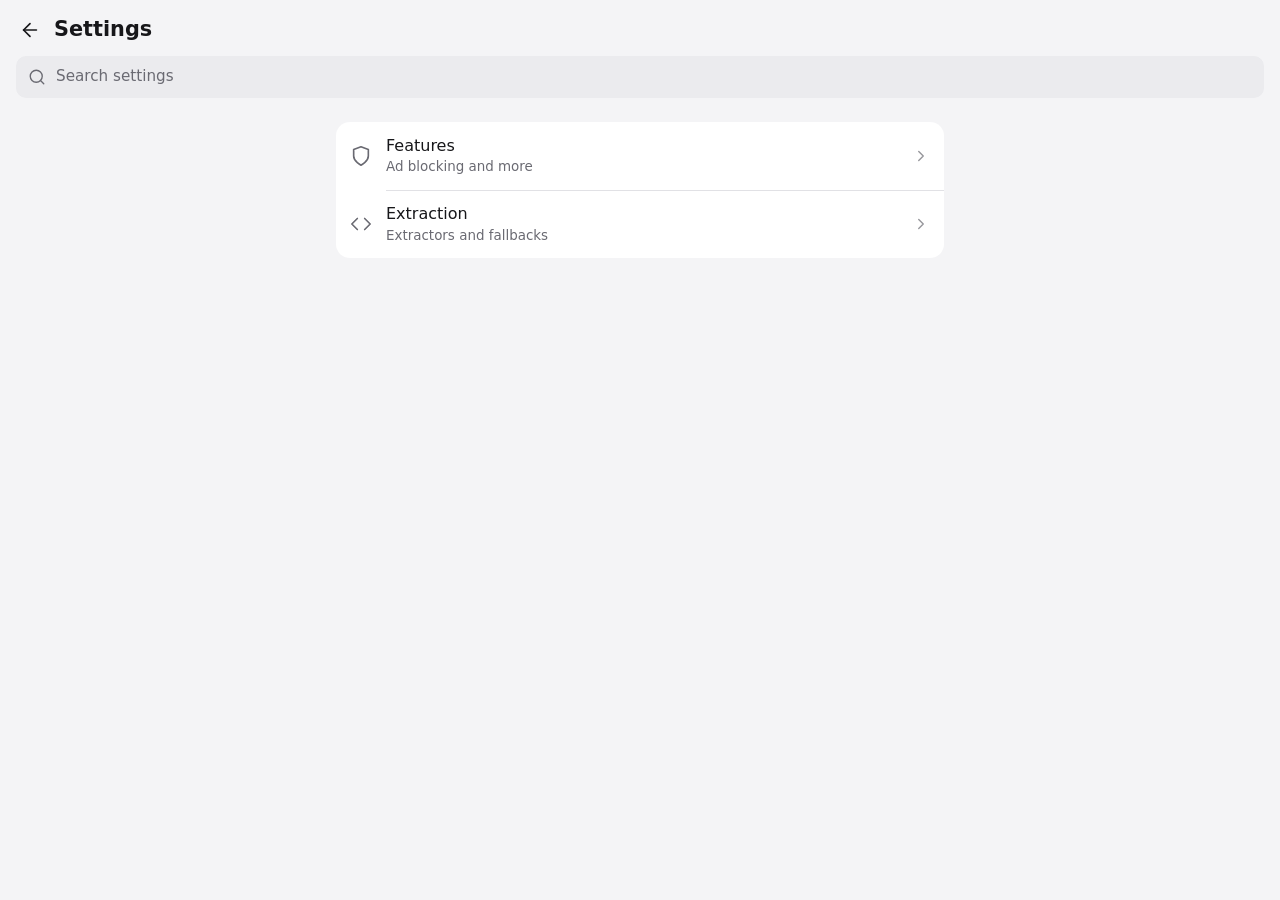
<file: app/src/main/assets/settings.html>
<!DOCTYPE html>
<html lang="en">
<head>
<meta charset="utf-8">
<meta name="viewport" content="width=device-width, initial-scale=1, user-scalable=no">
<title>Settings</title>
<link rel="stylesheet" href="sparky_ui.css">
</head>
<body data-theme="dark">
<div class="appbar" id="bar">
  <div class="line">
    <button class="back" id="back" aria-label="Back"></button>
    <h1 id="title">Settings</h1>
  </div>
  <label class="search"><span id="searchIcon"></span><input id="q" type="search" placeholder="Search settings" autocomplete="off"></label>
</div>

<main id="list"></main>
<p class="empty" id="empty" style="display:none">Nothing matches that.</p>

<div class="scrim" id="scrim"></div>
<div class="sheet" id="sheet" role="dialog" aria-modal="true"><div class="grab"></div><h3 id="sheetTitle"></h3><div id="sheetOpts"></div></div>
<div class="toast" id="toast"></div>

<script>
(function () {
  var P = {
    film: '<rect x="2" y="2" width="20" height="20" rx="2.2"/><line x1="7" y1="2" x2="7" y2="22"/><line x1="17" y1="2" x2="17" y2="22"/><line x1="2" y1="12" x2="22" y2="12"/><line x1="2" y1="7" x2="7" y2="7"/><line x1="2" y1="17" x2="7" y2="17"/><line x1="17" y1="17" x2="22" y2="17"/><line x1="17" y1="7" x2="22" y2="7"/>',
    shield: '<path d="M12 22s8-4 8-10V5l-8-3-8 3v7c0 6 8 10 8 10z"/>',
    download: '<path d="M21 15v4a2 2 0 0 1-2 2H5a2 2 0 0 1-2-2v-4"/><polyline points="7 10 12 15 17 10"/><line x1="12" y1="15" x2="12" y2="3"/>',
    play: '<polygon points="5 3 19 12 5 21 5 3"/>',
    list: '<line x1="8" y1="6" x2="21" y2="6"/><line x1="8" y1="12" x2="21" y2="12"/><line x1="8" y1="18" x2="21" y2="18"/><line x1="3" y1="6" x2="3.01" y2="6"/><line x1="3" y1="12" x2="3.01" y2="12"/><line x1="3" y1="18" x2="3.01" y2="18"/>',
    skip: '<polygon points="5 4 15 12 5 20 5 4"/><line x1="19" y1="5" x2="19" y2="19"/>',
    server: '<rect x="2" y="2" width="20" height="8" rx="2"/><rect x="2" y="14" width="20" height="8" rx="2"/><line x1="6" y1="6" x2="6.01" y2="6"/><line x1="6" y1="18" x2="6.01" y2="18"/>',
    code: '<polyline points="16 18 22 12 16 6"/><polyline points="8 6 2 12 8 18"/>',
    sliders: '<line x1="4" y1="21" x2="4" y2="14"/><line x1="4" y1="10" x2="4" y2="3"/><line x1="12" y1="21" x2="12" y2="12"/><line x1="12" y1="8" x2="12" y2="3"/><line x1="20" y1="21" x2="20" y2="16"/><line x1="20" y1="12" x2="20" y2="3"/><line x1="1" y1="14" x2="7" y2="14"/><line x1="9" y1="8" x2="15" y2="8"/><line x1="17" y1="16" x2="23" y2="16"/>',
    globe: '<circle cx="12" cy="12" r="10"/><line x1="2" y1="12" x2="22" y2="12"/><path d="M12 2a15.3 15.3 0 0 1 4 10 15.3 15.3 0 0 1-4 10 15.3 15.3 0 0 1-4-10 15.3 15.3 0 0 1 4-10z"/>',
    bell: '<path d="M18 8a6 6 0 0 0-12 0c0 7-3 9-3 9h18s-3-2-3-9"/><path d="M13.7 21a2 2 0 0 1-3.4 0"/>',
    zap: '<polygon points="13 2 3 14 12 14 11 22 21 10 12 10 13 2"/>',
    pulse: '<polyline points="22 12 18 12 15 21 9 3 6 12 2 12"/>',
    layout: '<rect x="3" y="3" width="18" height="18" rx="2"/><line x1="3" y1="9" x2="21" y2="9"/><line x1="9" y1="21" x2="9" y2="9"/>',
    eyeoff: '<path d="M17.94 17.94A10.07 10.07 0 0 1 12 20c-7 0-11-8-11-8a18.45 18.45 0 0 1 5.06-5.94M9.9 4.24A9.12 9.12 0 0 1 12 4c7 0 11 8 11 8a18.5 18.5 0 0 1-2.16 3.19m-6.72-1.07a3 3 0 1 1-4.24-4.24"/><line x1="1" y1="1" x2="23" y2="23"/>',
    refresh: '<polyline points="23 4 23 10 17 10"/><path d="M20.49 15a9 9 0 1 1-2.12-9.36L23 10"/>',
    spark: '<path d="M12 3l1.9 5.1L19 10l-5.1 1.9L12 17l-1.9-5.1L5 10l5.1-1.9z"/>',
    file: '<path d="M14 2H6a2 2 0 0 0-2 2v16a2 2 0 0 0 2 2h12a2 2 0 0 0 2-2V8z"/><polyline points="14 2 14 8 20 8"/><line x1="16" y1="13" x2="8" y2="13"/><line x1="16" y1="17" x2="8" y2="17"/>',
    folder: '<path d="M22 19a2 2 0 0 1-2 2H4a2 2 0 0 1-2-2V5a2 2 0 0 1 2-2h5l2 3h9a2 2 0 0 1 2 2z"/>',
    layers: '<polygon points="12 2 2 7 12 12 22 7 12 2"/><polyline points="2 17 12 22 22 17"/><polyline points="2 12 12 17 22 12"/>',
    moon: '<path d="M21 12.79A9 9 0 1 1 11.21 3 7 7 0 0 0 21 12.79z"/>',
    drop: '<path d="M12 2.69l5.66 5.66a8 8 0 1 1-11.31 0z"/>',
    ext: '<path d="M18 13v6a2 2 0 0 1-2 2H5a2 2 0 0 1-2-2V8a2 2 0 0 1 2-2h6"/><polyline points="15 3 21 3 21 9"/><line x1="10" y1="14" x2="21" y2="3"/>',
    chev: '<polyline points="9 18 15 12 9 6"/>',
    search: '<circle cx="11" cy="11" r="8"/><line x1="21" y1="21" x2="16.65" y2="16.65"/>',
    back: '<line x1="19" y1="12" x2="5" y2="12"/><polyline points="12 19 5 12 12 5"/>',
    check: '<polyline points="20 6 9 17 4 12"/>'
  };
  function svg(name, cls) {
    return '<svg class="ico ' + (cls || "") + '" viewBox="0 0 24 24" aria-hidden="true">' + (P[name] || P.spark) + "</svg>";
  }

  // Android bridge. In a normal browser (to preview the design) a small
  // stand-in with sample rows is used instead.
  var bridge = window.SparkySettings || (function () {
    var st = { a: true, b: false, c: "fast" };
    return {
      schema: function () {
        return JSON.stringify([
          { key: "features", icon: "shield", sub: "Ad blocking and more", title: "Features", rows: [
            { id: "a", type: "toggle", title: "Ad blocking", icon: "shield", sub: "Blocks ad/tracker domains and hides ad slots", value: st.a, enabled: true },
            { id: "b", type: "toggle", title: "SponsorBlock", icon: "skip", sub: "Auto-skip sponsor segments", value: st.b, enabled: true } ]},
          { key: "extraction", icon: "code", sub: "Extractors and fallbacks", title: "Extraction", rows: [
            { id: "c", type: "choice", title: "Extractor Method", icon: "code", sub: "yt-dlp first, NewPipe takes over if it fails", value: st.c, enabled: true,
              options: [{ v: "fast", l: "yt-dlp (default)" }, { v: "np", l: "NewPipe" }] },
            { id: "d", type: "link", title: "Logs", icon: "file", sub: "Session log + crash reports", enabled: true } ]}
        ]);
      },
      set: function (id, v) { if (id === "c") st.c = v; else st[id] = v === "true"; window.__refresh(); },
      run: function () {}, isNight: function () { return matchMedia("(prefers-color-scheme: dark)").matches; },
      close: function () {}, initialSection: function () { return ""; }, getCss: function () { return ""; }, setCss: function () {}
    };
  })();

  document.body.setAttribute("data-theme", bridge.isNight() ? "dark" : "light");
  document.getElementById("back").innerHTML = svg("back");
  document.getElementById("searchIcon").innerHTML = svg("search");
  document.getElementById("back").onclick = function () { if (!goBack()) bridge.close(); };

  var list = document.getElementById("list");
  var data = [];
  var firstRender = true;
  var query = "";
  var cssOpen = false;
  var view = null;            // null = settings home, otherwise the key of the open category
  var titleEl = document.getElementById("title");

  function toast(msg) {
    var t = document.getElementById("toast");
    t.textContent = msg; t.classList.add("show");
    clearTimeout(toast.h); toast.h = setTimeout(function () { t.classList.remove("show"); }, 1600);
  }

  // ---- bottom sheet for choices
  var scrim = document.getElementById("scrim"), sheet = document.getElementById("sheet");
  function closeSheet() { scrim.classList.remove("show"); sheet.classList.remove("show"); }
  scrim.onclick = closeSheet;
  function openSheet(row) {
    document.getElementById("sheetTitle").textContent = row.title;
    var box = document.getElementById("sheetOpts"); box.innerHTML = "";
    row.options.forEach(function (o) {
      var d = document.createElement("div");
      d.className = "opt" + (o.v === row.value ? " sel" : "");
      d.innerHTML = '<span class="radio"></span><span></span>';
      d.lastChild.textContent = o.l;
      d.onclick = function () { closeSheet(); if (o.v !== row.value) bridge.set(row.id, o.v); };
      box.appendChild(d);
    });
    scrim.classList.add("show"); sheet.classList.add("show");
  }

  function valueLabel(row) {
    var m = (row.options || []).filter(function (o) { return o.v === row.value; })[0];
    return m ? m.l : String(row.value);
  }

  function makeRow(row) {
    var c = document.createElement("div");
    c.className = "row" + (row.enabled === false ? " off" : "") + (row.type === "info" ? " static" : "");
    c.setAttribute("data-search", (row.title + " " + (row.sub || "")).toLowerCase());
    var right = "";
    if (row.type === "toggle") right = '<span class="switch' + (row.value ? " on" : "") + '"></span>';
    else if (row.type === "choice") right = '<span class="val"></span>' + svg("chev", "chev");
    else if (row.type === "info") right = "";
    else right = svg("chev", "chev");
    c.innerHTML = svg(row.icon) + '<div class="txt"><div class="t"></div><div class="s"></div></div>' + right;
    c.querySelector(".t").textContent = row.title;
    c.querySelector(".s").textContent = row.sub || "";
    if (!row.sub) c.querySelector(".s").style.display = "none";
    if (row.type === "choice") c.querySelector(".val").textContent = valueLabel(row);

    c.onclick = function () {
      if (row.type === "toggle") {
        c.querySelector(".switch").classList.toggle("on");   // instant feedback, truth comes back via refresh
        bridge.set(row.id, String(!row.value));
      } else if (row.type === "choice") {
        openSheet(row);
      } else if (row.type === "css") {
        cssOpen = !cssOpen;
        var ed = document.getElementById("cssEditor");
        if (ed) ed.classList.toggle("open", cssOpen);
      } else if (row.type !== "info") {
        bridge.run(row.id);
      }
    };
    return c;
  }

  function makeCat(sec) {
    var c = document.createElement("div");
    c.className = "row";
    c.innerHTML = svg(sec.icon) + '<div class="txt"><div class="t"></div><div class="s"></div></div>' + svg("chev", "chev");
    c.querySelector(".t").textContent = sec.title;
    c.querySelector(".s").textContent = sec.sub || "";
    c.onclick = function () { openView(sec.key); };
    return c;
  }

  function findSec(key) {
    return data.filter(function (x) { return x.key === key; })[0] || null;
  }

  function openView(key) {
    view = key; cssOpen = false;
    window.scrollTo(0, 0);
    render();
  }

  // true when it stepped back to the home list, false when already on it
  function goBack() {
    var q = document.getElementById("q");
    if (query) { q.value = ""; query = ""; render(); return true; }
    if (view !== null) { view = null; window.scrollTo(0, 0); render(); return true; }
    return false;
  }
  window.__goBack = goBack;

  function drawRows(g, sec) {
    sec.rows.forEach(function (row) {
      g.appendChild(makeRow(row));
      if (row.type === "css") {
        var ed = document.createElement("div");
        ed.className = "editor" + (cssOpen ? " open" : ""); ed.id = "cssEditor";
        ed.innerHTML = '<textarea class="field" spellcheck="false" placeholder="/* your css */"></textarea><p>Applied on top of SparkyTube\'s own CSS. Bad CSS can only break the page\'s look, not the app.</p><button class="btn">Save CSS</button>';
        ed.querySelector("textarea").value = row.value || "";
        ed.querySelector(".btn").onclick = function () { bridge.setCss(ed.querySelector("textarea").value); toast("CSS saved"); };
        g.appendChild(ed);
      }
    });
  }

  function render() {
    var keepY = window.scrollY;
    list.innerHTML = "";
    var searching = query.trim() !== "";
    var open = view !== null ? findSec(view) : null;
    if (view !== null && !open) view = null;
    var empty = document.getElementById("empty");

    if (searching) {
      // flat results across every category
      titleEl.textContent = "Settings";
      data.forEach(function (sec) {
        var wrap = document.createElement("section");
        var h = document.createElement("div"); h.className = "label"; h.textContent = sec.title; wrap.appendChild(h);
        var g = document.createElement("div"); g.className = "group";
        drawRows(g, sec);
        wrap.appendChild(g);
        list.appendChild(wrap);
      });
      applyFilter();
    } else if (open) {
      titleEl.textContent = open.title;
      var g2 = document.createElement("div"); g2.className = "group";
      drawRows(g2, open);
      list.appendChild(g2);
      empty.style.display = "none";
    } else {
      titleEl.textContent = "Settings";
      var g3 = document.createElement("div"); g3.className = "group";
      data.forEach(function (sec) { g3.appendChild(makeCat(sec)); });
      list.appendChild(g3);
      empty.style.display = "none";
    }
    window.scrollTo(0, keepY);
  }

  function applyFilter() {
    var q = query.trim().toLowerCase(), any = false;
    [].slice.call(list.querySelectorAll("section")).forEach(function (s) {
      var shown = 0;
      [].slice.call(s.querySelectorAll(".row")).forEach(function (c) {
        var ok = !q || c.getAttribute("data-search").indexOf(q) !== -1;
        c.style.display = ok ? "" : "none"; if (ok) shown++;
      });
      var ed = s.querySelector(".editor"); if (ed) { if (q) ed.style.display = "none"; else ed.style.display = ""; }
      s.style.display = shown ? "" : "none"; if (shown) any = true;
    });
    document.getElementById("empty").style.display = any ? "none" : "block";
  }
  document.getElementById("q").addEventListener("input", function (e) { query = e.target.value; render(); });

  function load(animate) {
    try { data = JSON.parse(bridge.schema()); } catch (e) { data = []; }
    if (animate) {
      var first = ""; try { first = bridge.initialSection() || ""; } catch (e) {}
      if (first && findSec(first)) view = first;
    }
    render();
  }
  window.__refresh = function () { load(false); };

  window.addEventListener("scroll", function () { document.getElementById("bar").classList.toggle("scrolled", window.scrollY > 4); }, { passive: true });

  load(true);
})();
</script>
</body>
</html>
</file>
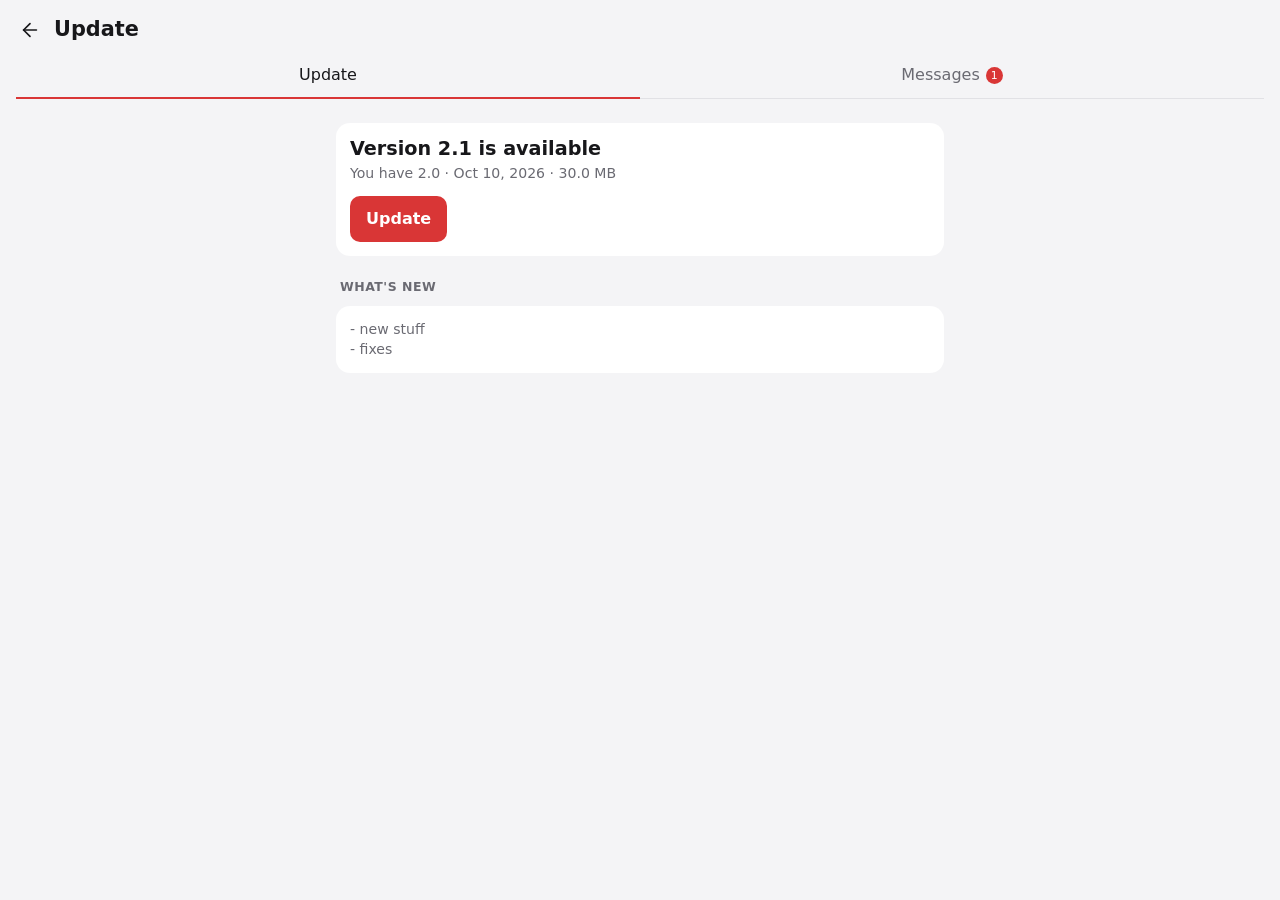
<file: app/src/main/assets/update.html>
<!DOCTYPE html>
<html lang="en">
<head>
<meta charset="utf-8">
<meta name="viewport" content="width=device-width, initial-scale=1, user-scalable=no">
<title>Update</title>
<link rel="stylesheet" href="sparky_ui.css">
<style>
.big{font-size:1.2rem;font-weight:600;line-height:1.25}
.pad .sub{color:var(--mute);font-size:.88rem;margin-top:3px}
.msg .t{font-weight:600}.msg .b{margin-top:6px;white-space:pre-wrap}.msg .d{color:var(--mute);font-size:.78rem;margin-top:8px}
.msg.unread{box-shadow:inset 3px 0 0 var(--accent)}
.err{color:var(--accent);font-size:.9rem;margin-top:10px}
</style>
</head>
<body data-theme="dark">
<div class="appbar" id="bar">
  <div class="line">
    <button class="back" id="back" aria-label="Back"><svg class="ico" viewBox="0 0 24 24"><line x1="19" y1="12" x2="5" y2="12"/><polyline points="12 19 5 12 12 5"/></svg></button>
    <h1>Update</h1>
  </div>
  <div class="tabs">
    <button class="tab on" id="tabUpdate">Update</button>
    <button class="tab" id="tabMsgs">Messages<span class="dot hide" id="dot"></span></button>
  </div>
</div>
<main>
  <div id="vUpdate"></div>
  <div id="vMsgs" class="hide"></div>
</main>

<script>
(function () {
  var bridge = window.SparkyUpdate || {
    // stand-in so the page also opens in a normal browser while editing
    isNight: function () { return matchMedia("(prefers-color-scheme: dark)").matches; },
    initialTab: function () { return "update"; },
    state: function () { return JSON.stringify({ currentName: "2.0", currentCode: 13, phase: "IDLE", checked: true, hasUpdate: true, error: "", downloaded: 0, total: 0, speed: 0,
      latest: { name: "2.1", code: 14, changelog: "- new stuff\n- fixes", date: "2026-10-10T00:00:00Z", size: 31457280, mandatory: false },
      messages: [{ id: 1, title: "Hello", body: "Test message", type: "info", link: "", date: "2026-10-10T00:00:00Z", unread: true }] }); },
    check: function () {}, update: function () {}, install: function () {}, markRead: function () {}, openUrl: function () {}, close: function () {}
  };
  document.body.setAttribute("data-theme", bridge.isNight() ? "dark" : "light");

  var tab = bridge.initialTab() === "messages" ? "messages" : "update";
  var vUpdate = document.getElementById("vUpdate"), vMsgs = document.getElementById("vMsgs");
  var tabU = document.getElementById("tabUpdate"), tabM = document.getElementById("tabMsgs"), dot = document.getElementById("dot");
  var last = "", S = null;

  function esc(s) { var d = document.createElement("div"); d.textContent = s == null ? "" : String(s); return d.innerHTML; }
  function mb(n) { return n >= 1048576 ? (n / 1048576).toFixed(1) + " MB" : Math.max(1, Math.round(n / 1024)) + " KB"; }
  function day(iso) { try { return new Date(iso).toLocaleDateString(undefined, { year: "numeric", month: "short", day: "numeric" }); } catch (e) { return ""; } }

  function drawUpdate() {
    var s = S, l = s.latest, h = "";
    if (s.phase === "CHECKING" && !l) {
      return '<div class="group"><div class="pad"><div class="big">Checking for updates…</div><div class="sub">Version ' + esc(s.currentName) + '. The server can take up to a minute to wake up.</div><div class="bar ind"><i></i></div></div></div>';
    }
    if (s.hasUpdate && l) {
      h += '<div class="group"><div class="pad"><div class="big">Version ' + esc(l.name) + ' is available</div>' +
           '<div class="sub">You have ' + esc(s.currentName) + (l.date ? ' · ' + esc(day(l.date)) : '') + (l.size ? ' · ' + mb(l.size) : '') + '</div>';
      if (s.phase === "DOWNLOADING") {
        var pct = s.total > 0 ? Math.min(100, Math.floor(s.downloaded * 100 / s.total)) : -1;
        h += '<div class="bar' + (pct < 0 ? ' ind' : '') + '"><i style="width:' + (pct < 0 ? 35 : pct) + '%"></i></div>' +
             '<div class="meta"><span>' + (pct >= 0 ? pct + '%' : 'Downloading…') + '</span><span>' + mb(s.downloaded) + (s.total ? ' / ' + mb(s.total) : '') + (s.speed > 0 ? ' · ' + mb(s.speed) + '/s' : '') + '</span></div>';
      } else if (s.phase === "READY") {
        h += '<button class="btn" data-a="install">Install</button>';
      } else {
        h += '<button class="btn" data-a="update">' + (s.phase === "ERROR" ? 'Try again' : 'Update') + '</button>';
      }
      if (s.error) h += '<div class="err">' + esc(s.error) + '</div>';
      h += '</div></div>';
      if (l.changelog) h += '<div class="label">What\'s new</div><div class="group"><div class="pad"><div class="log" style="margin:0;padding:0;border:0;max-height:none">' + esc(l.changelog) + '</div></div></div>';
      return h;
    }
    if (s.checked && l) {
      return '<div class="group"><div class="pad"><div class="big">You\'re up to date</div><div class="sub">Version ' + esc(s.currentName) + ' (' + s.currentCode + ')</div>' +
             '<button class="btn plain" data-a="check">Check again</button></div></div>';
    }
    return '<div class="group"><div class="pad"><div class="big">Couldn\'t check right now</div><div class="sub">Version ' + esc(s.currentName) + '. The update server isn\'t reachable, try again in a bit.</div>' +
           '<button class="btn plain" data-a="check">Try again</button></div></div>';
  }

  function drawMsgs() {
    var m = S.messages || [];
    if (!m.length) return '<div class="empty">No messages yet.</div>';
    return m.map(function (x) {
      return '<div class="group msg' + (x.unread ? ' unread' : '') + '"><div class="pad"><div class="t">' + (x.type !== "info" ? '<span class="chip' + (x.type === "warning" ? ' hot' : '') + '">' + esc(x.type) + '</span>' : '') + esc(x.title) + '</div>' +
             '<div class="b">' + esc(x.body) + '</div>' +
             (x.link ? '<button class="btn plain small" style="margin-top:10px" data-link="' + esc(x.link) + '">Open link</button>' : '') +
             '<div class="d">' + esc(day(x.date)) + '</div></div></div>';
    }).join("");
  }

  function unread() { return (S.messages || []).filter(function (x) { return x.unread; }).length; }

  function render() {
    var u = unread();
    dot.textContent = u; dot.className = "dot" + (u > 0 ? "" : " hide");
    tabU.className = "tab" + (tab === "update" ? " on" : "");
    tabM.className = "tab" + (tab === "messages" ? " on" : "");
    vUpdate.className = tab === "update" ? "" : "hide";
    vMsgs.className = tab === "messages" ? "" : "hide";
    var hu = drawUpdate(), hm = drawMsgs();
    var sig = tab + "|" + hu + "|" + hm;
    if (sig === last) return;
    last = sig;
    vUpdate.innerHTML = hu; vMsgs.innerHTML = hm;
    if (tab === "messages" && u > 0) bridge.markRead();
  }

  function poll() {
    try { S = JSON.parse(bridge.state()); } catch (e) { return; }
    render();
  }

  tabU.onclick = function () { tab = "update"; last = ""; render(); };
  tabM.onclick = function () { tab = "messages"; last = ""; render(); };
  document.getElementById("back").onclick = function () { bridge.close(); };

  document.addEventListener("click", function (e) {
    var a = e.target.closest("[data-a]");
    if (a) {
      var act = a.getAttribute("data-a");
      if (act === "update") bridge.update(); else if (act === "install") bridge.install(); else bridge.check();
      setTimeout(poll, 150);
      return;
    }
    var l = e.target.closest("[data-link]");
    if (l) bridge.openUrl(l.getAttribute("data-link"));
  });

  window.addEventListener("scroll", function () { document.getElementById("bar").classList.toggle("scrolled", window.scrollY > 4); }, { passive: true });
  poll();
  setInterval(poll, 700);
})();
</script>
</body>
</html>
</file>
<file: app/src/main/assets/sparky_ui.css>
/* shared look for the html screens (settings, update, plugins).
   flat grouped lists, one accent, no glow */
:root{--font:system-ui,-apple-system,"Roboto","Segoe UI",Arial,sans-serif}
body[data-theme="dark"]{--bg:#0f0f11;--group:#1a1a1d;--hover:#232327;--text:#ececef;--mute:#8d8d95;--line:#2a2a2f;--accent:#ef4a4a;--accent-bg:rgba(239,74,74,.14);--on:#fff;--good:#58c27d;--field:#232327}
body[data-theme="light"]{--bg:#f4f4f6;--group:#ffffff;--hover:#ececef;--text:#17171a;--mute:#6a6a72;--line:#e1e1e5;--accent:#d93636;--accent-bg:rgba(217,54,54,.10);--on:#fff;--good:#1f8a4c;--field:#ebebee}
*{box-sizing:border-box;-webkit-tap-highlight-color:transparent}
html,body{margin:0;background:var(--bg);color:var(--text);font:400 16px/1.4 var(--font)}
body{padding-bottom:64px}
svg{display:block}
.ico{width:22px;height:22px;fill:none;stroke:currentColor;stroke-width:1.8;stroke-linecap:round;stroke-linejoin:round}

/* top bar */
.appbar{position:sticky;top:0;z-index:10;background:var(--bg);padding:6px 8px 8px}
.appbar .line{display:flex;align-items:center;gap:2px;min-height:48px}
.back{all:unset;cursor:pointer;width:44px;height:44px;border-radius:50%;display:flex;align-items:center;justify-content:center}
.back:active{background:var(--hover)}
.appbar h1{margin:0;font-size:1.3rem;font-weight:600;flex:1}
.appbar.scrolled{box-shadow:0 1px 0 var(--line)}
.search{display:flex;align-items:center;gap:10px;margin:2px 8px 0;padding:0 12px;height:42px;border-radius:10px;background:var(--field);color:var(--mute)}
.search input{all:unset;flex:1;color:var(--text);font-size:.95rem}
.search input::placeholder{color:var(--mute)}
.search .ico{width:18px;height:18px}

main{max-width:640px;margin:0 auto;padding:6px 16px 0}

/* grouped list */
.label{margin:22px 4px 8px;font-size:.78rem;font-weight:600;letter-spacing:.04em;text-transform:uppercase;color:var(--mute)}
.group{background:var(--group);border-radius:14px;overflow:hidden;margin-top:10px}
.group+.group{margin-top:14px}
.row{display:flex;align-items:center;gap:14px;padding:13px 14px;cursor:pointer;position:relative}
.row+.row::before{content:"";position:absolute;top:0;left:50px;right:0;border-top:1px solid var(--line)}
.row.noicon+.row::before,.group.plain .row+.row::before{left:14px}
.row:active{background:var(--hover)}
.row.off{opacity:.45;pointer-events:none}
.row.static{cursor:default}.row.static:active{background:none}
.row>.ico{flex:none;color:var(--mute)}
.row .txt{flex:1;min-width:0}
.row .t{font-weight:500}
.row .s{margin-top:1px;font-size:.84rem;color:var(--mute);overflow:hidden;display:-webkit-box;-webkit-line-clamp:2;-webkit-box-orient:vertical}
.row .val{flex:none;max-width:42%;font-size:.88rem;color:var(--mute);text-align:right}
.row .chev{flex:none;width:18px;height:18px;color:var(--mute);opacity:.7}

/* switch */
.switch{flex:none;width:46px;height:28px;border-radius:14px;background:#55555c;position:relative;transition:background .18s}
.switch::after{content:"";position:absolute;top:3px;left:3px;width:22px;height:22px;border-radius:50%;background:#fff;transition:transform .18s}
.switch.on{background:var(--accent)}.switch.on::after{transform:translateX(18px)}

/* buttons, fields */
.btn{all:unset;cursor:pointer;box-sizing:border-box;display:block;text-align:center;padding:12px 16px;border-radius:10px;font-weight:600;background:var(--accent);color:var(--on)}
.btn:active{opacity:.85}
.btn.plain{background:var(--field);color:var(--text)}
.btn.small{display:inline-block;padding:8px 14px;font-size:.88rem}
.btn[disabled]{opacity:.5;pointer-events:none}
.field{width:100%;background:var(--field);color:var(--text);border:0;border-radius:10px;padding:12px;font:inherit;outline:none}
textarea.field{min-height:130px;resize:vertical;font:.82rem/1.45 ui-monospace,Menlo,Consolas,monospace}
.pad{padding:14px}
.pad .btn{margin-top:12px}
.note{color:var(--mute);font-size:.84rem;margin-top:8px}

/* tabs */
.tabs{display:flex;margin:0 8px;border-bottom:1px solid var(--line)}
.tab{all:unset;cursor:pointer;flex:1;text-align:center;padding:10px 4px 11px;font-weight:500;color:var(--mute);border-bottom:2px solid transparent;margin-bottom:-1px}
.tab.on{color:var(--text);border-bottom-color:var(--accent)}
.tab .dot{display:inline-block;min-width:17px;height:17px;border-radius:9px;background:var(--accent);color:#fff;font-size:.68rem;line-height:17px;text-align:center;margin-left:6px;padding:0 4px;vertical-align:1px}

/* messages, chips, banner */
.banner{margin:10px 0 0;padding:12px 14px;border-radius:10px;font-weight:500;font-size:.92rem}
.banner.ok{background:rgba(88,194,125,.14);color:var(--good)}
.banner.bad{background:var(--accent-bg);color:var(--accent)}
.chip{display:inline-block;font-size:.72rem;font-weight:600;padding:2px 8px;border-radius:6px;background:var(--field);color:var(--mute);margin:0 6px 4px 0}
.chip.hot{background:var(--accent-bg);color:var(--accent)}
.beta{font-size:.68rem;font-weight:700;letter-spacing:.05em;text-transform:uppercase;padding:2px 6px;border-radius:5px;background:var(--accent-bg);color:var(--accent);margin-left:8px;vertical-align:2px}
.empty{text-align:center;color:var(--mute);padding:44px 10px}
.hide{display:none}

/* progress */
.bar{height:6px;border-radius:3px;background:var(--field);overflow:hidden;margin-top:14px}
.bar i{display:block;height:100%;width:0;background:var(--accent);transition:width .4s linear}
.bar.ind i{width:35%;animation:slide 1.1s ease-in-out infinite}
@keyframes slide{0%{margin-left:-35%}100%{margin-left:100%}}
.meta{display:flex;justify-content:space-between;color:var(--mute);font-size:.82rem;margin-top:6px}
.log{white-space:pre-wrap;color:var(--mute);font-size:.88rem;margin-top:12px;padding-top:12px;border-top:1px solid var(--line);max-height:46vh;overflow:auto}

/* bottom sheet + toast */
.scrim{position:fixed;inset:0;background:rgba(0,0,0,.5);opacity:0;pointer-events:none;transition:opacity .2s;z-index:30}
.scrim.show{opacity:1;pointer-events:auto}
.sheet{position:fixed;left:0;right:0;bottom:0;z-index:31;max-width:640px;margin:0 auto;background:var(--group);border-radius:18px 18px 0 0;padding:8px 8px 20px;transform:translateY(105%);transition:transform .25s ease-out;max-height:80vh;overflow:auto}
.sheet.show{transform:none}
.grab{width:36px;height:4px;border-radius:2px;background:var(--line);margin:4px auto 12px}
.sheet h3{margin:0 10px 6px;font-size:1rem;font-weight:600}
.opt{display:flex;align-items:center;gap:14px;padding:13px 10px;border-radius:10px;cursor:pointer}
.opt:active{background:var(--hover)}
.opt .radio{flex:none;width:20px;height:20px;border-radius:50%;border:2px solid var(--mute);position:relative}
.opt.sel .radio{border-color:var(--accent)}
.opt.sel .radio::after{content:"";position:absolute;inset:3px;border-radius:50%;background:var(--accent)}
.toast{position:fixed;left:50%;bottom:26px;transform:translate(-50%,20px);opacity:0;background:var(--text);color:var(--bg);padding:10px 16px;border-radius:8px;font-weight:500;font-size:.88rem;transition:all .2s;z-index:40;pointer-events:none}
.toast.show{opacity:1;transform:translate(-50%,0)}

/* css editor row */
.editor{display:none;padding:0 14px 14px}
.editor.open{display:block}
.editor p{margin:8px 0 12px;color:var(--mute);font-size:.82rem}
@media (prefers-reduced-motion:reduce){*{animation:none!important;transition:none!important}}
</file>
